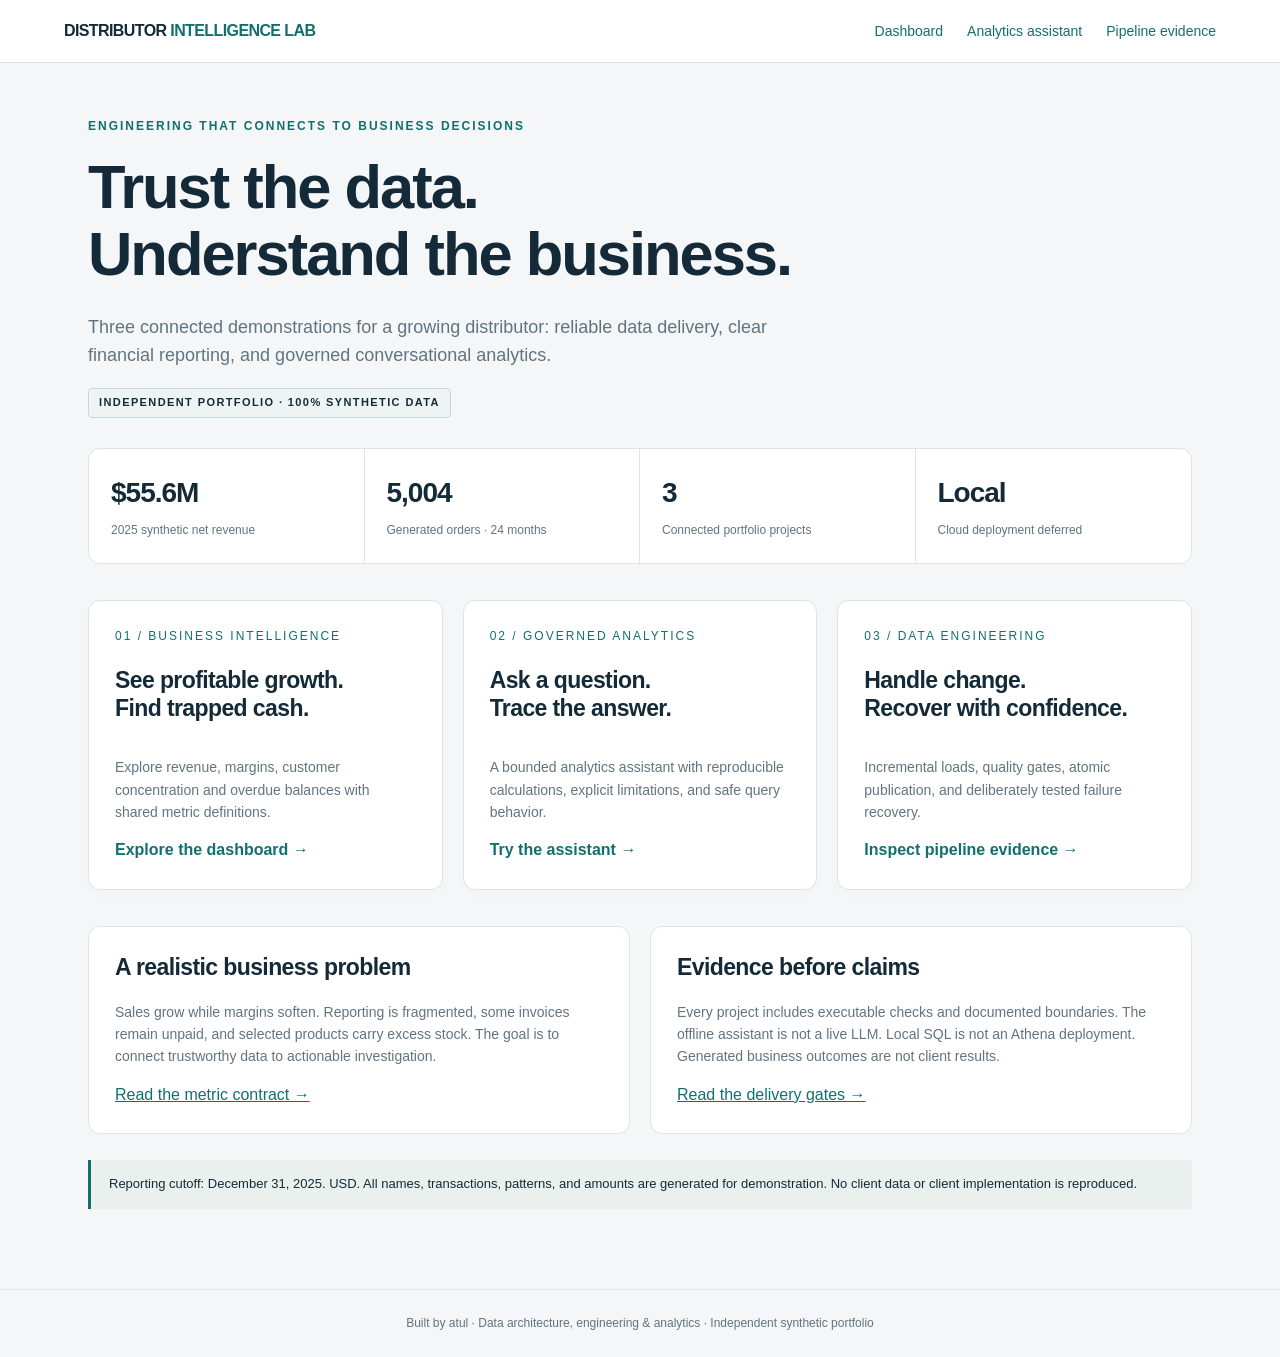
<file: web/index.html>
<!doctype html><html lang="en"><head><meta charset="utf-8"><meta name="viewport" content="width=device-width,initial-scale=1"><title>Distributor Intelligence Lab · Data & AI Portfolio</title><link rel="stylesheet" href="/web/base.css"></head><body><header><a class="brand" href="/">DISTRIBUTOR <b>INTELLIGENCE LAB</b></a><nav><a href="/dashboard">Dashboard</a><a href="/assistant">Analytics assistant</a><a href="/pipeline">Pipeline evidence</a></nav></header><main><div class="eyebrow">Engineering that connects to business decisions</div><h1>Trust the data.<br>Understand the business.</h1><p class="lead">Three connected demonstrations for a growing distributor: reliable data delivery, clear financial reporting, and governed conversational analytics.</p><span class="badge">Independent portfolio · 100% synthetic data</span><div class="metrics"><div class="metric"><strong>$55.6M</strong><span>2025 synthetic net revenue</span></div><div class="metric"><strong>5,004</strong><span>Generated orders · 24 months</span></div><div class="metric"><strong>3</strong><span>Connected portfolio projects</span></div><div class="metric"><strong>Local</strong><span>Cloud deployment deferred</span></div></div><section class="cards"><article class="card"><span class="num">01 / BUSINESS INTELLIGENCE</span><h2>See profitable growth.<br>Find trapped cash.</h2><p>Explore revenue, margins, customer concentration and overdue balances with shared metric definitions.</p><a href="/dashboard">Explore the dashboard →</a></article><article class="card"><span class="num">02 / GOVERNED ANALYTICS</span><h2>Ask a question.<br>Trace the answer.</h2><p>A bounded analytics assistant with reproducible calculations, explicit limitations, and safe query behavior.</p><a href="/assistant">Try the assistant →</a></article><article class="card"><span class="num">03 / DATA ENGINEERING</span><h2>Handle change.<br>Recover with confidence.</h2><p>Incremental loads, quality gates, atomic publication, and deliberately tested failure recovery.</p><a href="/pipeline">Inspect pipeline evidence →</a></article></section><div class="grid"><section class="panel"><h2>A realistic business problem</h2><p>Sales grow while margins soften. Reporting is fragmented, some invoices remain unpaid, and selected products carry excess stock. The goal is to connect trustworthy data to actionable investigation.</p><a href="/docs/DATA_CONTRACT.md">Read the metric contract →</a></section><section class="panel"><h2>Evidence before claims</h2><p>Every project includes executable checks and documented boundaries. The offline assistant is not a live LLM. Local SQL is not an Athena deployment. Generated business outcomes are not client results.</p><a href="/docs/DELIVERY.md">Read the delivery gates →</a></section></div><div class="notice">Reporting cutoff: December 31, 2025. USD. All names, transactions, patterns, and amounts are generated for demonstration. No client data or client implementation is reproduced.</div></main><footer>Built by atul · Data architecture, engineering & analytics · Independent synthetic portfolio</footer></body></html>
</file>
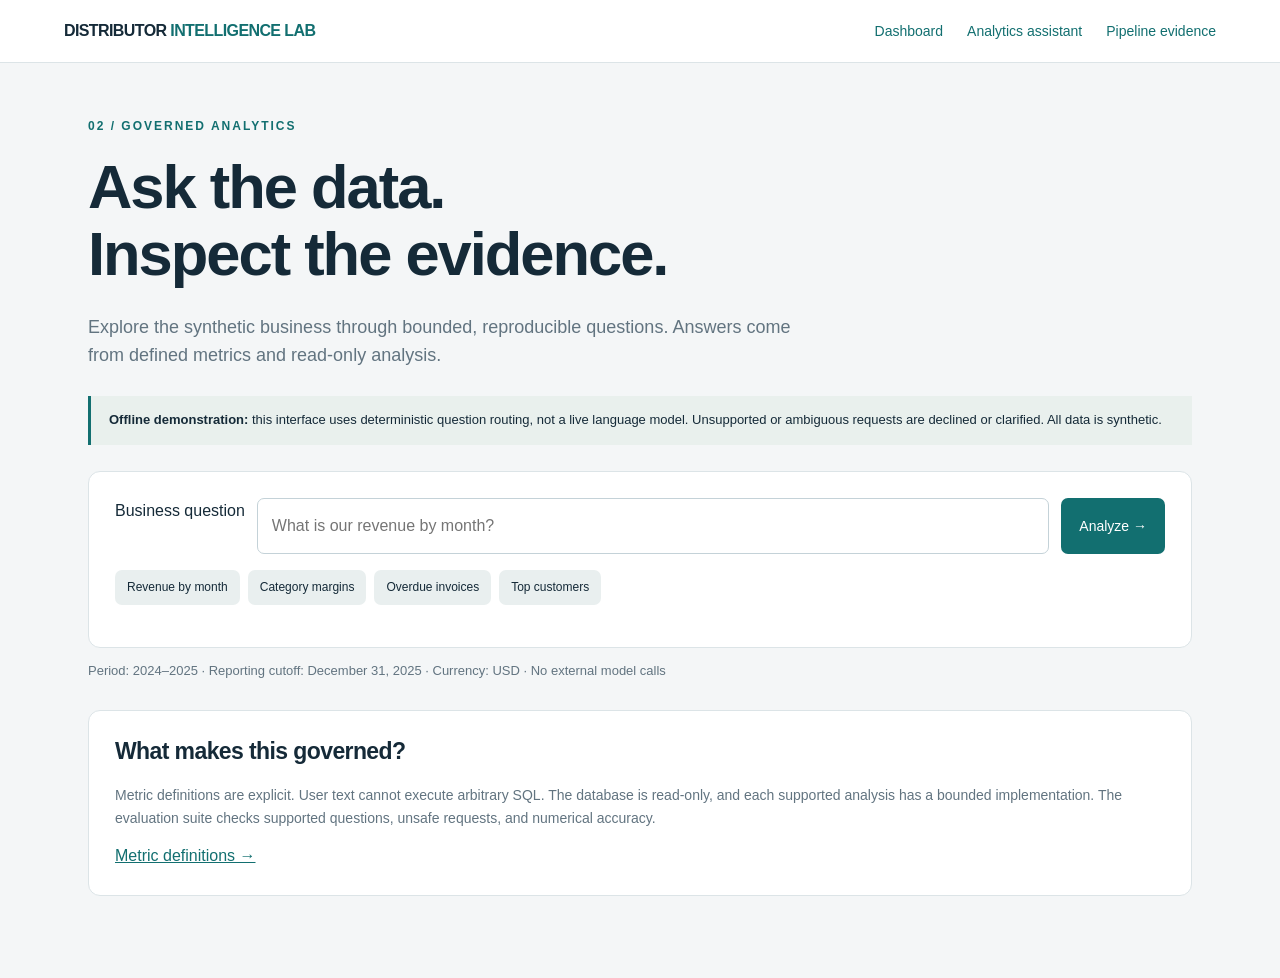
<file: web/assistant.html>
<!doctype html><html lang="en"><head><meta charset="utf-8"><meta name="viewport" content="width=device-width,initial-scale=1"><title>Governed Analytics Assistant · Distributor Intelligence Lab</title><link rel="stylesheet" href="/web/base.css"><script defer src="/web/assistant.js"></script></head><body><header><a class="brand" href="/">DISTRIBUTOR <b>INTELLIGENCE LAB</b></a><nav><a href="/dashboard">Dashboard</a><a href="/assistant" aria-current="page">Analytics assistant</a><a href="/pipeline">Pipeline evidence</a></nav></header><main><div class="eyebrow">02 / Governed analytics</div><h1>Ask the data.<br>Inspect the evidence.</h1><p class="lead">Explore the synthetic business through bounded, reproducible questions. Answers come from defined metrics and read-only analysis.</p><div class="notice"><strong>Offline demonstration:</strong> this interface uses deterministic question routing, not a live language model. Unsupported or ambiguous requests are declined or clarified. All data is synthetic.</div><section class="panel"><form id="ask-form"><label class="sr" for="question">Business question</label><input id="question" name="question" placeholder="What is our revenue by month?" maxlength="1000" required aria-label="Business question"><button type="submit" id="submit">Analyze →</button></form><div class="questions"><button type="button" data-question="What is our revenue by month?" class="secondary">Revenue by month</button><button type="button" data-question="Show gross margin by category" class="secondary">Category margins</button><button type="button" data-question="Which customers have overdue invoices?" class="secondary">Overdue invoices</button><button type="button" data-question="What are our top customers by revenue?" class="secondary">Top customers</button></div><div id="result" class="result" aria-live="polite"></div></section><p class="mini">Period: 2024–2025 · Reporting cutoff: December 31, 2025 · Currency: USD · No external model calls</p><section class="panel block"><h2>What makes this governed?</h2><p>Metric definitions are explicit. User text cannot execute arbitrary SQL. The database is read-only, and each supported analysis has a bounded implementation. The evaluation suite checks supported questions, unsafe requests, and numerical accuracy.</p><a href="/docs/DATA_CONTRACT.md">Metric definitions →</a></section></main></body></html>
</file>
<file: web/base.css>
:root{--ink:#152a38;--muted:#627480;--paper:#f4f6f7;--teal:#126f70;--lime:#dcebb6;--line:#dce4e7}*{box-sizing:border-box}body{margin:0;background:var(--paper);color:var(--ink);font:16px/1.6 -apple-system,BlinkMacSystemFont,'Segoe UI',sans-serif}a{color:var(--teal)}header{background:#fff;border-bottom:1px solid var(--line);padding:18px max(5vw,24px);display:flex;align-items:center;justify-content:space-between;gap:20px}.brand{font-weight:750;color:var(--ink);text-decoration:none;letter-spacing:-.6px}.brand b{color:var(--teal)}nav{display:flex;gap:24px;font-size:14px}nav a{text-decoration:none}.badge{font-size:11px;letter-spacing:1.4px;text-transform:uppercase;border:1px solid #c5d5d8;background:#edf4f3;padding:5px 10px;border-radius:4px;display:inline-block;font-weight:650}main{max-width:1160px;margin:0 auto;padding:54px 28px}.eyebrow{color:var(--teal);font-size:12px;letter-spacing:2px;text-transform:uppercase;font-weight:750}h1{font-size:clamp(34px,4.8vw,64px);line-height:1.09;letter-spacing:-2px;max-width:900px;margin:18px 0 25px}h2{font-size:23px;line-height:1.25;letter-spacing:-.6px}.lead{max-width:720px;font-size:18px;color:var(--muted)}.notice{padding:14px 18px;background:#e9f0ed;border-left:3px solid var(--teal);font-size:13px;margin:26px 0}.cards{display:grid;grid-template-columns:repeat(3,1fr);gap:20px;margin:36px 0}.card,.panel{background:white;border:1px solid var(--line);border-radius:12px;padding:26px}.card{display:flex;flex-direction:column;min-height:280px;box-shadow:0 4px 16px #1c354004}.card p{color:var(--muted);font-size:14px}.card .num{color:var(--teal);font-size:12px;letter-spacing:2px}.card a{margin-top:auto;font-weight:700;text-decoration:none}.mini{color:var(--muted);font-size:13px}.metrics{display:grid;grid-template-columns:repeat(4,1fr);border:1px solid var(--line);background:white;border-radius:12px;margin:30px 0}.metric{padding:22px;border-right:1px solid var(--line)}.metric:last-child{border:0}.metric strong{display:block;font-size:28px;letter-spacing:-1px}.metric span{font-size:12px;color:var(--muted)}.grid{display:grid;grid-template-columns:1fr 1fr;gap:20px}.panel p{color:var(--muted);font-size:14px}.panel h2{margin-top:0}footer{border-top:1px solid var(--line);padding:24px;color:var(--muted);font-size:12px;text-align:center}button,.button{border:0;padding:12px 18px;border-radius:7px;background:var(--teal);color:#fff;font:inherit;font-size:14px;cursor:pointer;text-decoration:none;display:inline-block}button:disabled{opacity:.5;cursor:wait}button.secondary{background:#e9efef;color:var(--ink)}.questions{display:flex;gap:8px;flex-wrap:wrap;margin:16px 0}.questions button{font-size:12px;padding:8px 12px}form{display:flex;gap:12px}input{padding:14px;border:1px solid #c4d2d8;border-radius:7px;font:inherit;min-width:0;flex:1}input:focus{outline:2px solid var(--teal)}.result{margin-top:24px}.result:empty{display:none}pre{white-space:pre-wrap;overflow-wrap:anywhere;font-size:12px;max-height:440px;overflow:auto;background:#f0f4f5;padding:18px;border-radius:8px}table{width:100%;border-collapse:collapse;font-size:13px}th,td{padding:10px;border-bottom:1px solid var(--line);text-align:left}th{font-size:11px;text-transform:uppercase;letter-spacing:.8px;color:var(--muted)}.scroll{overflow:auto}.success{color:#136f48}.fail{color:#b13f31}.status{display:inline-block;padding:4px 10px;border-radius:20px;background:var(--lime);font-size:12px}.block{margin:28px 0}.chart{display:block;max-width:100%;height:auto} @media(max-width:760px){header{align-items:flex-start;flex-direction:column;gap:8px}nav{gap:16px;flex-wrap:wrap}.cards,.grid{grid-template-columns:1fr}.metrics{grid-template-columns:repeat(2,1fr)}.metric:nth-child(2){border-right:0}main{padding:30px 20px}h1{letter-spacing:-1px}form{flex-direction:column}.card{min-height:220px}}
</file>
